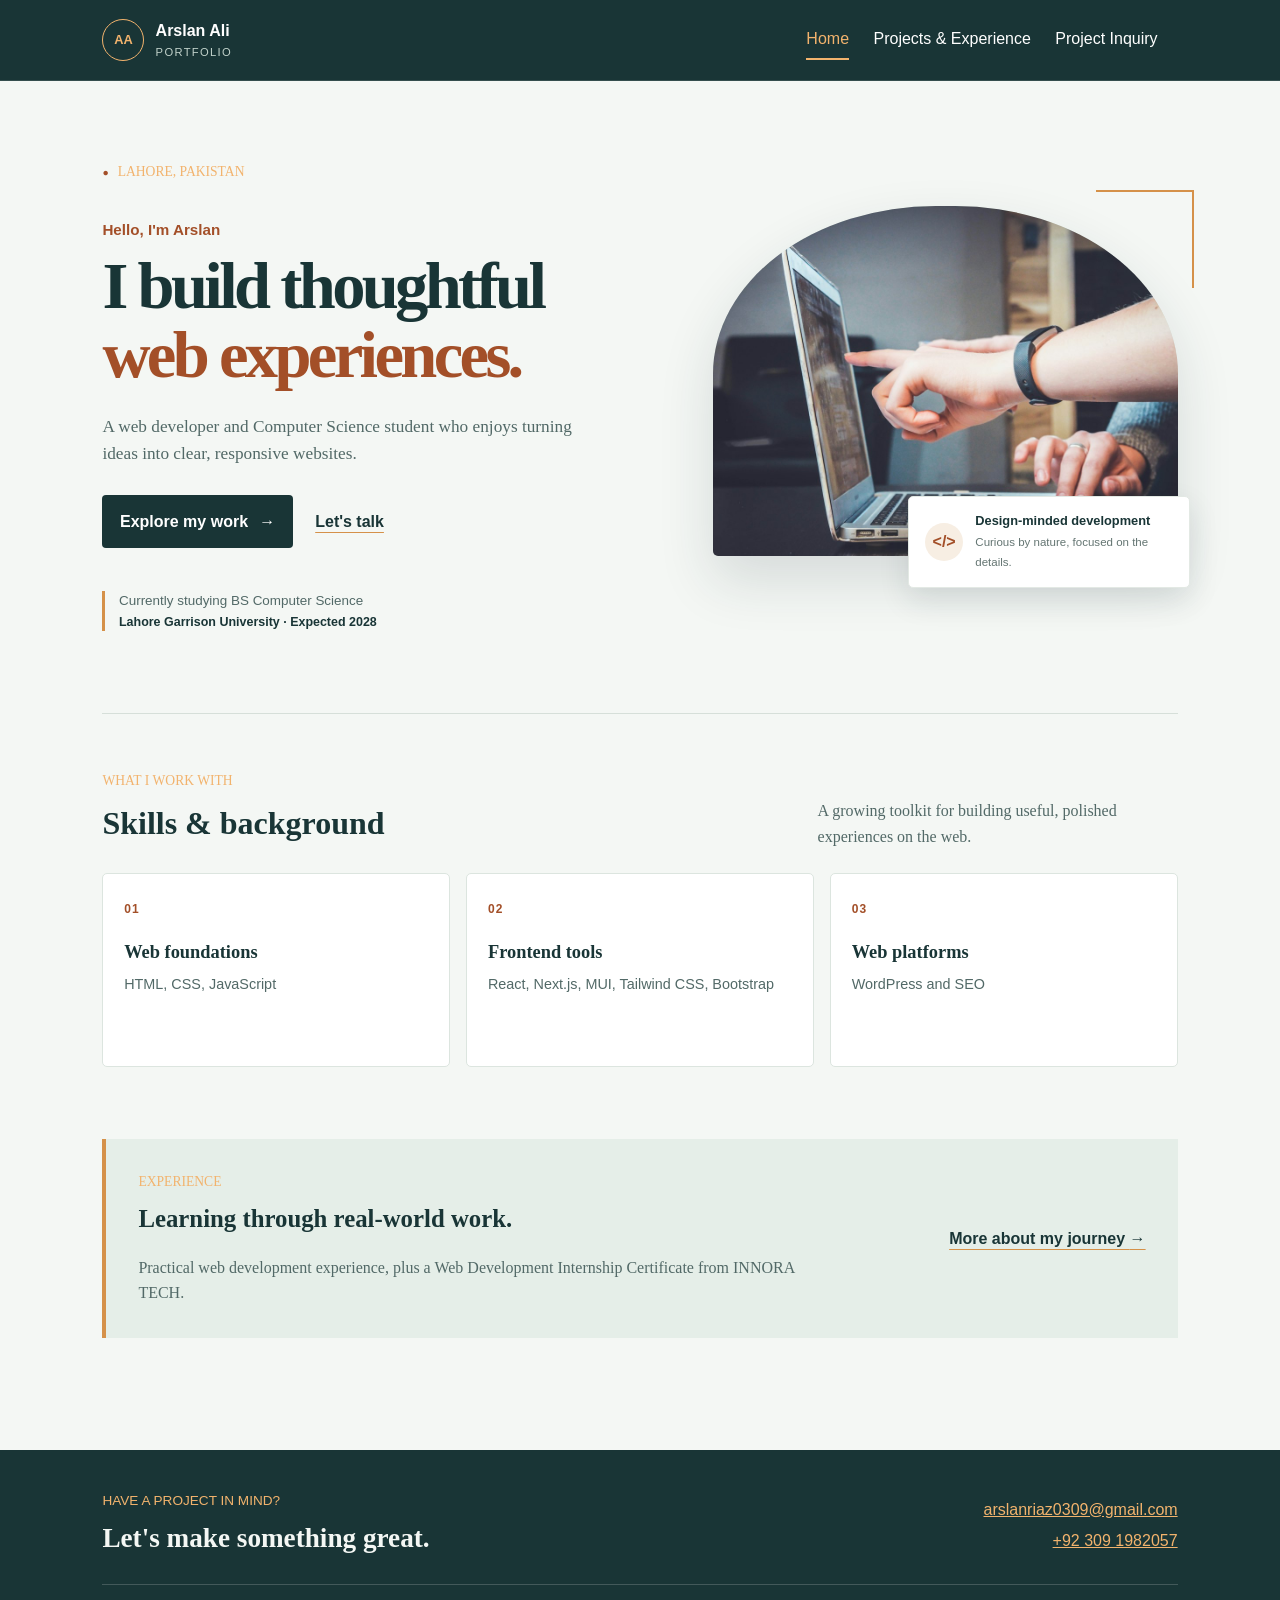
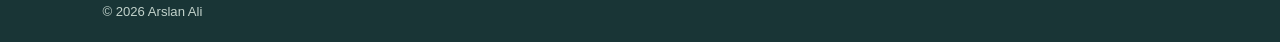
<file: index.html>
<!DOCTYPE html>
<html lang="en">
<head>
    <meta charset="UTF-8">
    <meta name="viewport" content="width=device-width, initial-scale=1.0">
    <meta name="description" content="Arslan Ali's personal portfolio: frontend development, skills, education, and contact details.">
    <title>Arslan Ali | Frontend Developer</title>
    <link rel="stylesheet" href="style.css">
</head>
<body>
    <header class="site-header home-header">
        <a class="brand" href="index.html" aria-label="Arslan Ali portfolio home">
            <span class="brand-mark">AA</span>
            <span>Arslan Ali <small>Portfolio</small></span>
        </a>
        <nav aria-label="Main navigation">
            <a href="index.html" aria-current="page">Home</a>
            <a href="information.html">Projects &amp; Experience</a>
            <a href="registration.html">Project Inquiry</a>
        </nav>
    </header>

    <main class="home-main">
        <section class="hero" aria-labelledby="intro-heading">
            <div class="hero-copy">
                <p class="eyebrow hero-location"><span aria-hidden="true">●</span> Lahore, Pakistan</p>
                <p class="hero-kicker">Hello, I'm Arslan</p>
                <h1 id="intro-heading">I build thoughtful <span>web experiences.</span></h1>
                <p class="hero-description">A web developer and Computer Science student who enjoys turning ideas into clear, responsive websites.</p>
                <div class="hero-actions">
                    <a class="button-link" href="information.html">Explore my work <span aria-hidden="true">→</span></a>
                    <a class="text-link" href="mailto:arslanriaz0309@gmail.com">Let's talk</a>
                </div>
                <div class="hero-note">
                    <span class="note-line" aria-hidden="true"></span>
                    <p>Currently studying BS Computer Science<br><strong>Lahore Garrison University · Expected 2028</strong></p>
                </div>
            </div>
            <div class="hero-visual">
                <div class="image-frame">
                    <img src="assets/images/developer-workspace.jpg" alt="Two people collaborating at a laptop in a bright workspace" width="520" height="350">
                </div>
                <div class="image-caption">
                    <span class="caption-icon" aria-hidden="true">&lt;/&gt;</span>
                    <p><strong>Design-minded development</strong><br><span>Curious by nature, focused on the details.</span></p>
                </div>
                <span class="hero-decoration" aria-hidden="true"></span>
            </div>
        </section>

        <section class="skills-section" aria-labelledby="skills-heading">
            <div class="section-heading">
                <div>
                    <p class="eyebrow">What I work with</p>
                    <h2 id="skills-heading">Skills &amp; background</h2>
                </div>
                <p>A growing toolkit for building useful, polished experiences on the web.</p>
            </div>
            <div class="skill-grid">
                <article class="skill-card">
                    <span class="skill-number">01</span>
                    <h3>Web foundations</h3>
                    <p>HTML, CSS, JavaScript</p>
                </article>
                <article class="skill-card">
                    <span class="skill-number">02</span>
                    <h3>Frontend tools</h3>
                    <p>React, Next.js, MUI, Tailwind CSS, Bootstrap</p>
                </article>
                <article class="skill-card">
                    <span class="skill-number">03</span>
                    <h3>Web platforms</h3>
                    <p>WordPress and SEO</p>
                </article>
            </div>
        </section>

        <section class="experience-strip" aria-label="Experience and certification">
            <div>
                <p class="eyebrow">Experience</p>
                <h2>Learning through real-world work.</h2>
                <p>Practical web development experience, plus a Web Development Internship Certificate from INNORA TECH.</p>
            </div>
            <a class="text-link" href="information.html">More about my journey <span aria-hidden="true">→</span></a>
        </section>
    </main>

    <footer class="site-footer home-footer">
        <div>
            <p class="eyebrow">Have a project in mind?</p>
            <h2>Let's make something great.</h2>
        </div>
        <div class="footer-contact">
            <a href="mailto:arslanriaz0309@gmail.com">arslanriaz0309@gmail.com</a>
            <a href="tel:+923091982057">+92 309 1982057</a>
        </div>
        <p class="copyright">&copy; 2026 Arslan Ali</p>
    </footer>
</body>
</html>
</file>
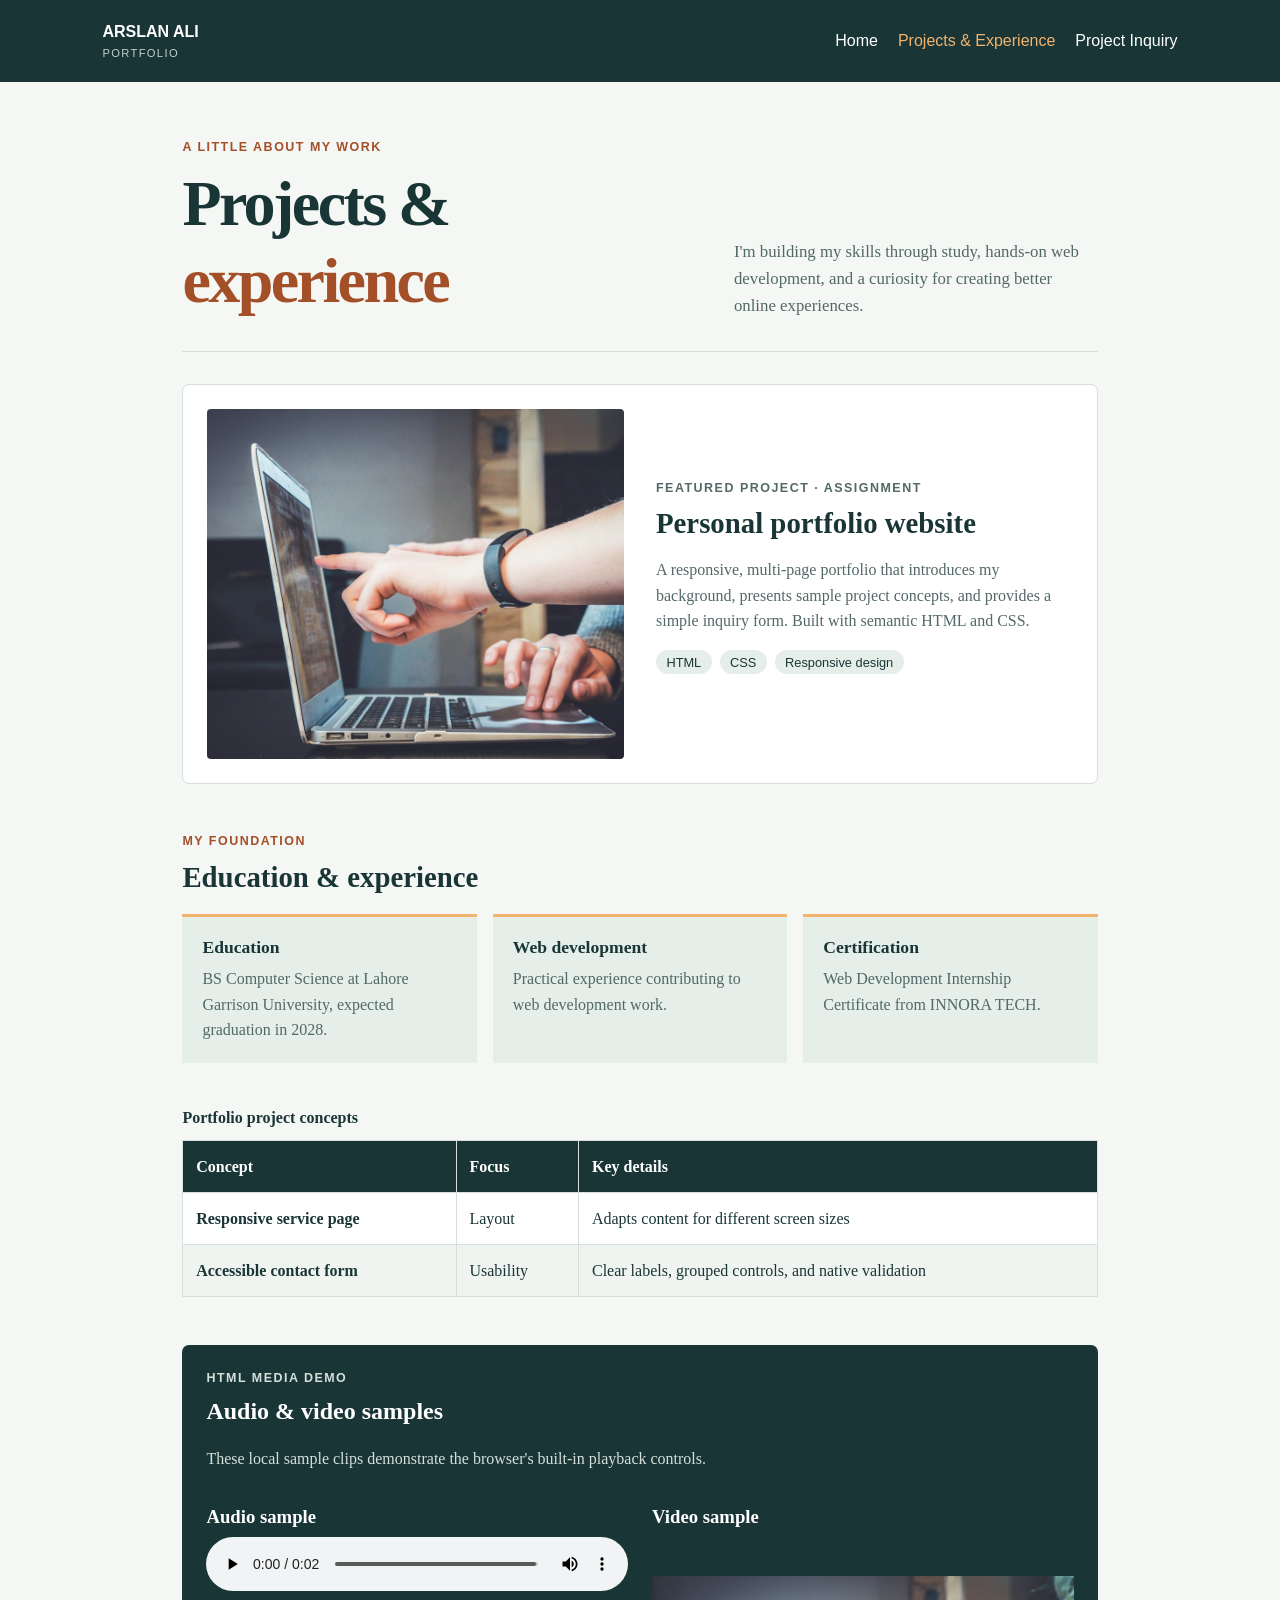
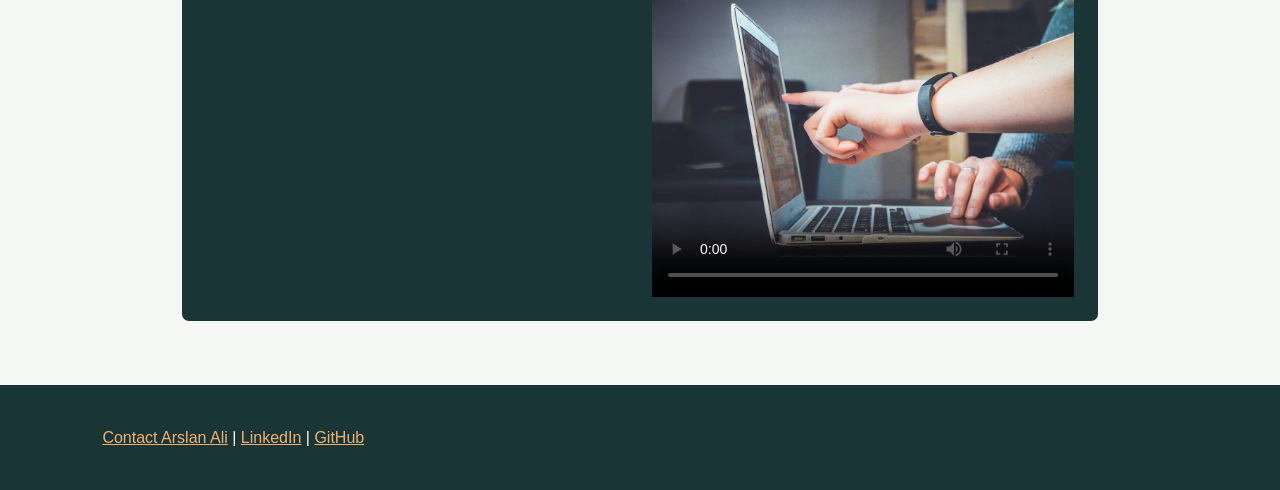
<file: information.html>
<!DOCTYPE html>
<html lang="en">
<head>
    <meta charset="UTF-8">
    <meta name="viewport" content="width=device-width, initial-scale=1.0">
    <meta name="description" content="Explore Arslan Ali's web development experience, skills, and portfolio concepts.">
    <title>Projects &amp; Experience | Arslan Ali</title>
    <style>
        :root {
            --ink: #193536;
            --muted: #526967;
            --paper: #f4f7f4;
            --white: #ffffff;
            --sage: #e5eee8;
            --line: #d6dfd9;
            --accent: #a34f28;
            --gold: #f2b36d;
        }

        * { box-sizing: border-box; }
        body {
            margin: 0;
            background: var(--paper);
            color: var(--ink);
            font-family: Georgia, "Times New Roman", serif;
            line-height: 1.6;
        }
        .page-header {
            display: flex;
            align-items: center;
            justify-content: space-between;
            gap: 2rem;
            padding: 1.2rem max(8%, calc((100% - 1120px) / 2));
            background: var(--ink);
            color: var(--white);
            font-family: Arial, sans-serif;
        }
        .brand {
            color: var(--white);
            font-weight: bold;
            text-decoration: none;
        }
        .brand span {
            display: block;
            color: #c2d2cb;
            font-size: 0.7rem;
            font-weight: normal;
            letter-spacing: 0.12em;
            text-transform: uppercase;
        }
        nav { display: flex; flex-wrap: wrap; gap: 0.4rem 1.25rem; }
        nav a { color: var(--white); text-decoration: none; }
        nav a:hover, nav a[aria-current="page"] { color: var(--gold); }
        main { max-width: 1120px; margin: 0 auto; padding: 3.5rem 8% 4rem; }
        .eyebrow {
            margin: 0 0 0.5rem;
            color: var(--accent);
            font-family: Arial, sans-serif;
            font-size: 0.78rem;
            font-weight: bold;
            letter-spacing: 0.12em;
            text-transform: uppercase;
        }
        .page-intro {
            display: grid;
            grid-template-columns: 1fr 0.7fr;
            align-items: end;
            gap: 2rem;
            padding-bottom: 2rem;
            border-bottom: 1px solid var(--line);
        }
        h1, h2, h3 { line-height: 1.2; }
        .page-intro h1 { margin: 0; font-size: clamp(2.5rem, 5vw, 4rem); letter-spacing: -0.04em; }
        .page-intro h1 span { color: var(--accent); }
        .page-intro > p { margin: 0; color: var(--muted); font-size: 1.05rem; }
        .project-feature {
            display: grid;
            grid-template-columns: 1fr 1fr;
            align-items: center;
            gap: 2rem;
            margin: 2rem 0;
            padding: 1.5rem;
            border: 1px solid var(--line);
            border-radius: 7px;
            background: var(--white);
        }
        .project-feature img {
            display: block;
            width: 100%;
            min-height: 230px;
            border-radius: 4px;
            object-fit: cover;
        }
        .project-feature h2 { margin: 0 0 0.7rem; font-size: 1.8rem; }
        .project-feature p { color: var(--muted); }
        .tag-list { display: flex; flex-wrap: wrap; gap: 0.5rem; padding: 0; list-style: none; }
        .tag-list li {
            padding: 0.3rem 0.65rem;
            border-radius: 20px;
            background: var(--sage);
            color: var(--ink);
            font: 0.8rem Arial, sans-serif;
        }
        .section-title { margin: 3rem 0 1.2rem; }
        .section-title h2 { margin: 0; font-size: 1.8rem; }
        .background-grid { display: grid; grid-template-columns: repeat(3, 1fr); gap: 1rem; }
        .background-card {
            padding: 1.25rem;
            border-top: 3px solid var(--gold);
            background: var(--sage);
        }
        .background-card h3 { margin: 0 0 0.5rem; font-size: 1.1rem; }
        .background-card p { margin: 0; color: var(--muted); }
        .overview {
            width: 100%;
            margin: 2rem 0;
            border-collapse: collapse;
            background: var(--white);
            text-align: left;
        }
        .overview caption { padding: 0.6rem 0; font-weight: bold; text-align: left; }
        .overview th, .overview td { padding: 0.8rem; border: 1px solid var(--line); }
        .overview thead { background: var(--ink); color: var(--white); }
        .overview tbody tr:nth-child(even) { background: #f0f4f1; }
        .media-section {
            margin-top: 3rem;
            padding: 1.5rem;
            border-radius: 7px;
            background: var(--ink);
            color: var(--white);
        }
        .media-section h2 { margin-top: 0; }
        .media-section > p { color: #d4e0da; }
        .media-grid { display: grid; grid-template-columns: 1fr 1fr; gap: 1.5rem; }
        .media-grid h3 { margin-bottom: 0.5rem; }
        audio, video { display: block; width: 100%; max-width: 100%; }
        .page-footer {
            padding: 1.5rem max(8%, calc((100% - 1120px) / 2));
            background: var(--ink);
            color: var(--white);
            font-family: Arial, sans-serif;
        }
        .page-footer a { color: var(--gold); }
        @media (max-width: 700px) {
            .page-header { align-items: flex-start; flex-direction: column; gap: 0.8rem; }
            main { padding-top: 2.5rem; }
            .page-intro, .project-feature { grid-template-columns: 1fr; }
            .background-grid, .media-grid { grid-template-columns: 1fr; }
            .project-feature img { min-height: 180px; }
            .overview { font-size: 0.85rem; }
            .overview th, .overview td { padding: 0.55rem; }
        }
    </style>
</head>
<body>
    <header class="page-header">
        <a class="brand" href="index.html">ARSLAN ALI<span>Portfolio</span></a>
        <nav aria-label="Main navigation">
            <a href="index.html">Home</a>
            <a href="information.html" aria-current="page">Projects &amp; Experience</a>
            <a href="registration.html">Project Inquiry</a>
        </nav>
    </header>

    <main>
        <section class="page-intro" aria-labelledby="page-heading">
            <div>
                <p class="eyebrow">A little about my work</p>
                <h1 id="page-heading">Projects &amp; <span>experience</span></h1>
            </div>
            <p>I'm building my skills through study, hands-on web development, and a curiosity for creating better online experiences.</p>
        </section>

        <article class="project-feature">
            <img src="assets/images/developer-workspace.jpg" alt="Two people collaborating at a laptop in a bright workspace" width="520" height="350">
            <div>
                <p class="eyebrow">Featured project · Assignment</p>
                <h2>Personal portfolio website</h2>
                <p>A responsive, multi-page portfolio that introduces my background, presents sample project concepts, and provides a simple inquiry form. Built with semantic HTML and CSS.</p>
                <ul class="tag-list" aria-label="Technologies used">
                    <li>HTML</li>
                    <li>CSS</li>
                    <li>Responsive design</li>
                </ul>
            </div>
        </article>

        <section aria-labelledby="background-heading">
            <div class="section-title">
                <p class="eyebrow">My foundation</p>
                <h2 id="background-heading">Education &amp; experience</h2>
            </div>
            <div class="background-grid">
                <article class="background-card">
                    <h3>Education</h3>
                    <p>BS Computer Science at Lahore Garrison University, expected graduation in 2028.</p>
                </article>
                <article class="background-card">
                    <h3>Web development</h3>
                    <p>Practical experience contributing to web development work.</p>
                </article>
                <article class="background-card">
                    <h3>Certification</h3>
                    <p>Web Development Internship Certificate from INNORA TECH.</p>
                </article>
            </div>
        </section>

        <table class="overview">
            <caption>Portfolio project concepts</caption>
            <thead>
                <tr>
                    <th scope="col">Concept</th>
                    <th scope="col">Focus</th>
                    <th scope="col">Key details</th>
                </tr>
            </thead>
            <tbody>
                <tr>
                    <th scope="row">Responsive service page</th>
                    <td>Layout</td>
                    <td>Adapts content for different screen sizes</td>
                </tr>
                <tr>
                    <th scope="row">Accessible contact form</th>
                    <td>Usability</td>
                    <td>Clear labels, grouped controls, and native validation</td>
                </tr>
            </tbody>
        </table>

        <section class="media-section" aria-labelledby="media-heading">
            <p class="eyebrow">HTML media demo</p>
            <h2 id="media-heading">Audio &amp; video samples</h2>
            <p>These local sample clips demonstrate the browser's built-in playback controls.</p>
            <div class="media-grid">
                <div>
                    <h3>Audio sample</h3>
                    <audio controls>
                        <source src="assets/audio/sample.mp3" type="audio/mpeg">
                        Your browser does not support audio playback.
                    </audio>
                </div>
                <div>
                    <h3>Video sample</h3>
                    <video controls width="640" height="360" preload="metadata" poster="assets/images/developer-workspace.jpg">
                        <source src="assets/video/sample.mp4" type="video/mp4">
                        Your browser does not support video playback.
                    </video>
                </div>
            </div>
        </section>
    </main>

    <footer class="page-footer">
        <p><a href="mailto:arslanriaz0309@gmail.com">Contact Arslan Ali</a> | <a href="https://linkedin.com/in/arslan-ali01">LinkedIn</a> | <a href="https://github.com/Arslan-Ali1">GitHub</a></p>
    </footer>
</body>
</html>
</file>
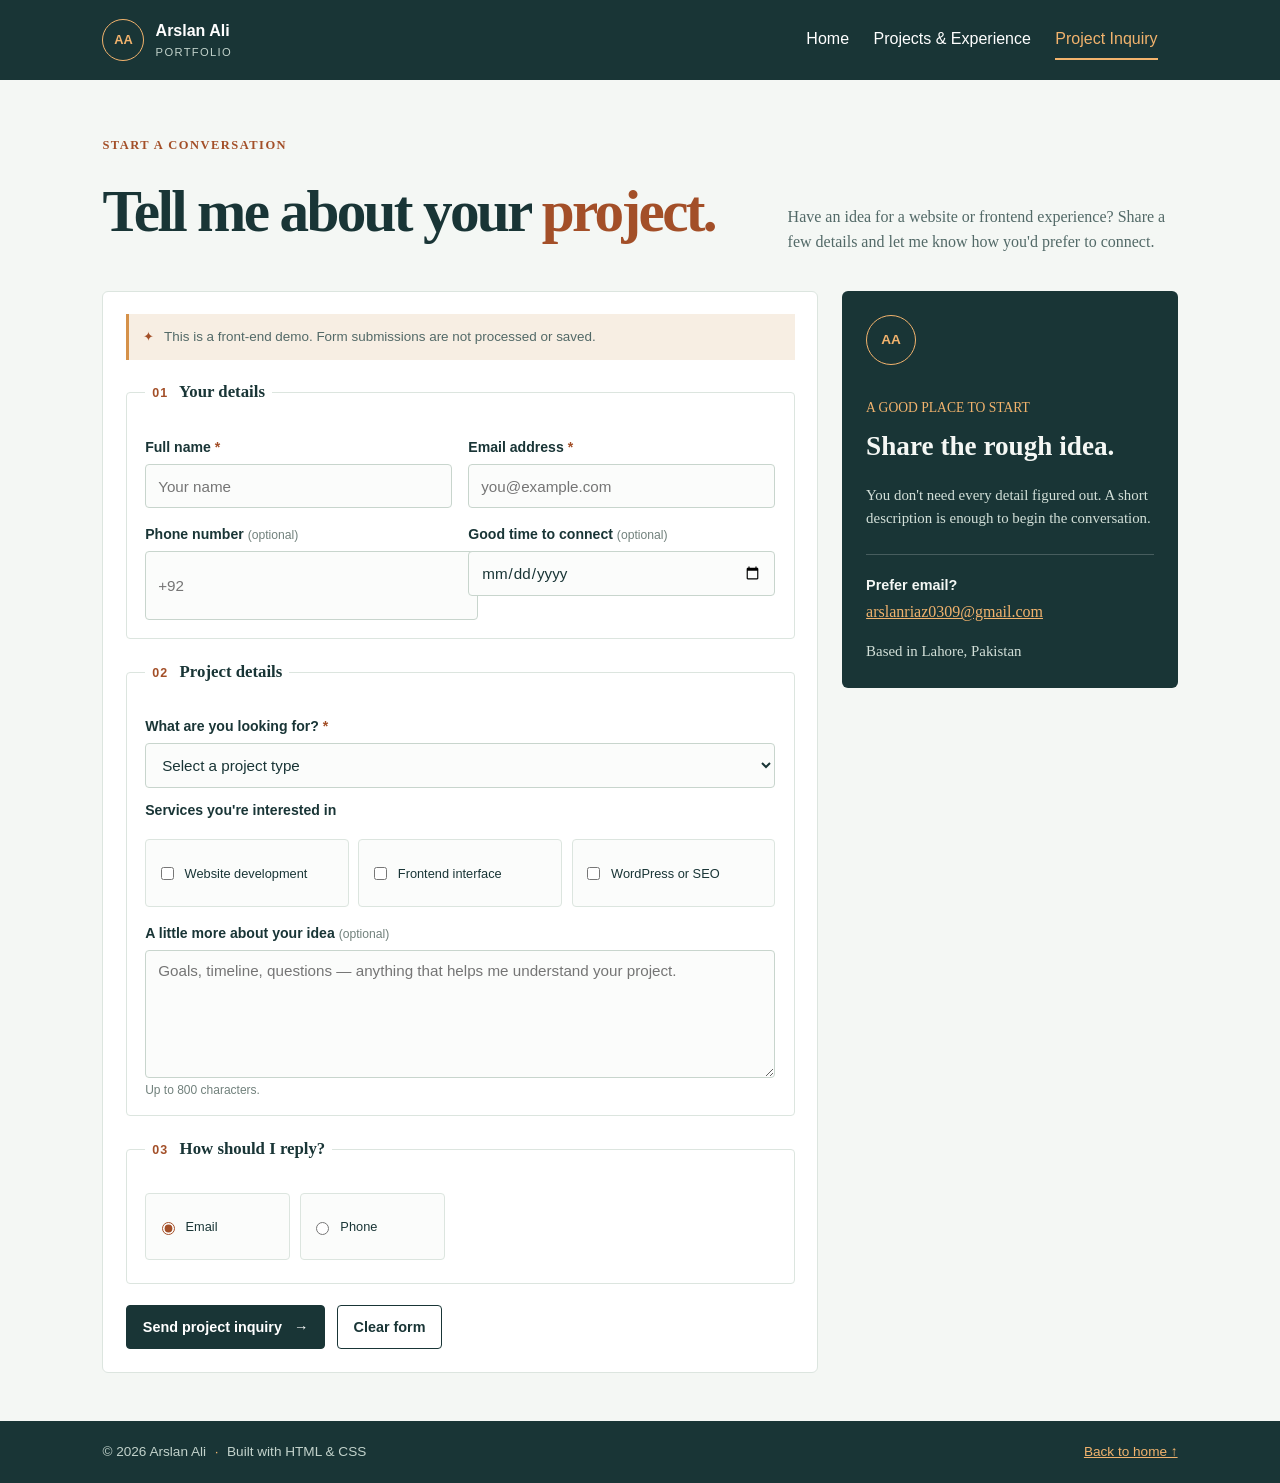
<file: registration.html>
<!DOCTYPE html>
<html lang="en">
<head>
    <meta charset="UTF-8">
    <meta name="viewport" content="width=device-width, initial-scale=1.0">
    <meta name="description" content="Get in touch with Arslan Ali about a web project.">
    <title>Project Inquiry | Arslan Ali</title>
    <link rel="stylesheet" href="style.css">
</head>
<body>
    <header class="site-header inquiry-header">
        <a class="brand" href="index.html">
            <span class="brand-mark">AA</span>
            <span>Arslan Ali <small>Portfolio</small></span>
        </a>
        <nav aria-label="Main navigation">
            <a href="index.html">Home</a>
            <a href="information.html">Projects &amp; Experience</a>
            <a href="registration.html" aria-current="page">Project Inquiry</a>
        </nav>
    </header>

    <main class="inquiry-main">
        <section class="inquiry-intro" aria-labelledby="inquiry-heading">
            <div>
                <p class="eyebrow">Start a conversation</p>
                <h1 id="inquiry-heading">Tell me about your <span>project.</span></h1>
            </div>
            <p>Have an idea for a website or frontend experience? Share a few details and let me know how you'd prefer to connect.</p>
        </section>

        <div class="inquiry-layout">
            <form id="registration-form" action="#" method="post">
                <p class="form-note"><span aria-hidden="true">✦</span> This is a front-end demo. Form submissions are not processed or saved.</p>

                <fieldset>
                    <legend><span class="step-number">01</span> Your details</legend>
                    <div class="field-grid">
                        <div class="form-field">
                            <label for="full-name">Full name <span aria-hidden="true">*</span></label>
                            <input id="full-name" name="full_name" type="text" autocomplete="name" placeholder="Your name" required>
                        </div>
                        <div class="form-field">
                            <label for="email">Email address <span aria-hidden="true">*</span></label>
                            <input id="email" name="email" type="email" autocomplete="email" placeholder="you@example.com" required>
                        </div>
                        <div class="form-field">
                            <label for="phone">Phone number <span class="optional">(optional)</span></label>
                            <input id="phone" name="phone" type="tel" autocomplete="tel" placeholder="+92">
                        </div>
                        <div class="form-field">
                            <label for="preferred-date">Good time to connect <span class="optional">(optional)</span></label>
                            <input id="preferred-date" name="preferred_date" type="date">
                        </div>
                    </div>
                </fieldset>

                <fieldset>
                    <legend><span class="step-number">02</span> Project details</legend>
                    <div class="form-field">
                        <label for="project-type">What are you looking for? <span aria-hidden="true">*</span></label>
                        <select id="project-type" name="project_type" required>
                            <option value="" disabled selected>Select a project type</option>
                            <option value="portfolio">Portfolio website</option>
                            <option value="business">Business website</option>
                            <option value="healthcare">Healthcare website</option>
                            <option value="frontend">Frontend interface</option>
                            <option value="other">Something else</option>
                        </select>
                    </div>

                    <p class="group-label">Services you're interested in</p>
                    <div class="choice-grid">
                        <label class="choice-card"><input id="service-website" name="services" type="checkbox" value="website"> <span>Website development</span></label>
                        <label class="choice-card"><input id="service-frontend" name="services" type="checkbox" value="frontend"> <span>Frontend interface</span></label>
                        <label class="choice-card"><input id="service-seo" name="services" type="checkbox" value="seo"> <span>WordPress or SEO</span></label>
                    </div>

                    <div class="form-field message-field">
                        <label for="comments">A little more about your idea <span class="optional">(optional)</span></label>
                        <textarea id="comments" name="comments" rows="5" maxlength="800" placeholder="Goals, timeline, questions — anything that helps me understand your project."></textarea>
                        <span class="field-hint">Up to 800 characters.</span>
                    </div>
                </fieldset>

                <fieldset class="contact-fieldset">
                    <legend><span class="step-number">03</span> How should I reply?</legend>
                    <div class="choice-grid reply-options">
                        <label class="choice-card"><input id="contact-email" name="contact_method" type="radio" value="email" checked> <span>Email</span></label>
                        <label class="choice-card"><input id="contact-phone" name="contact_method" type="radio" value="phone"> <span>Phone</span></label>
                    </div>
                </fieldset>

                <div class="button-row inquiry-buttons">
                    <button type="submit">Send project inquiry <span aria-hidden="true">→</span></button>
                    <button type="reset" class="secondary-button">Clear form</button>
                </div>
            </form>

            <aside class="inquiry-aside">
                <div class="aside-mark" aria-hidden="true">AA</div>
                <p class="eyebrow">A good place to start</p>
                <h2>Share the rough idea.</h2>
                <p>You don't need every detail figured out. A short description is enough to begin the conversation.</p>
                <div class="aside-divider"></div>
                <h3>Prefer email?</h3>
                <a href="mailto:arslanriaz0309@gmail.com">arslanriaz0309@gmail.com</a>
                <p class="aside-location">Based in Lahore, Pakistan</p>
            </aside>
        </div>
    </main>

    <footer class="site-footer inquiry-footer">
        <p>&copy; 2026 Arslan Ali <span>·</span> Built with HTML &amp; CSS</p>
        <a href="index.html">Back to home ↑</a>
    </footer>
</body>
</html>
</file>
<file: style.css>
/* Element selector: establishes readable page typography and colors. */
body {
    margin: 0;
    background-color: #f4f7f4;
    color: #193536;
    font-family: Georgia, "Times New Roman", serif;
    line-height: 1.6;
}

.site-header, .site-footer {
    padding: 1.5rem 8%;
    background-color: #193536;
    color: #f4f7f4;
    font-family: Arial, sans-serif;
    
}

.site-header h1 { margin: 0 0 0.75rem; }
.eyebrow { margin: 0 0 0.4rem; color: #f2b36d; font-size: 0.85rem; text-transform: uppercase; }
nav a { display: inline-block; margin-right: 1.25rem; color: #ffffff; }
nav a[aria-current="page"] { color: #f2b36d; }
nav a:hover, .site-footer a:hover { color: #f2b36d; }

main { max-width: 760px; margin: 0 auto; padding: 1.5rem 8% 3rem; }

/* Class selector: highlights the form's static-submission notice. */
.notice {
    padding: 0.8rem 1rem;
    border-left: 4px solid #d59149;
    background-color: #e5eee8;
}

/* ID selector: gives the project inquiry form its distinct layout. */
#registration-form { padding-top: 0.5rem; }

fieldset { margin: 1rem 0; padding: 1rem; border: 1px solid #82978d; }
legend { padding: 0 0.4rem; font-weight: bold; }
label, .group-label { display: block; margin: 0.75rem 0 0.25rem; font-family: Arial, sans-serif; }
input[type="text"], input[type="email"], input[type="password"],
input[type="number"], input[type="date"], select, textarea {
    box-sizing: border-box;
    display: block;
    width: 100%;
    padding: 0.65rem;
    border: 1px solid #82978d;
    border-radius: 2px;
    background-color: #ffffff;
    color: #193536;
    font: inherit;
}

/* Attribute selector: visibly distinguishes the email input. */
input[type="email"] { border-left: 4px solid #a34f28; }

input:focus, select:focus, textarea:focus {
    outline: 3px solid #d59149;
    outline-offset: 2px;
}

.choice-row label { display: inline-block; margin: 0.2rem 1rem 0.2rem 0; }
.choice-row input { accent-color: #a34f28; }
textarea { resize: vertical; }
.button-row { margin-top: 1rem; }
button {
    padding: 0.7rem 1rem;
    border: 1px solid #193536;
    border-radius: 2px;
    background-color: #193536;
    color: #ffffff;
    font: bold 1rem Arial, sans-serif;
    cursor: pointer;
}
button:hover { background-color: #a34f28; }
button:focus { outline: 3px solid #d59149; outline-offset: 3px; }
.secondary-button { background-color: transparent; color: #193536; }
.secondary-button:hover { color: #ffffff; }
.site-footer a { color: #f2b36d; }

/* Home page */
.home-header {
    display: flex;
    align-items: center;
    justify-content: space-between;
    gap: 2rem;
    padding: 1.15rem max(8%, calc((100% - 1120px) / 2));
    border-bottom: 1px solid rgba(255, 255, 255, 0.12);
}

.brand {
    display: inline-flex;
    align-items: center;
    gap: 0.7rem;
    color: #ffffff;
    font-weight: bold;
    text-decoration: none;
}

.brand small {
    display: block;
    color: #c2d2cb;
    font-size: 0.7rem;
    font-weight: normal;
    letter-spacing: 0.12em;
    text-transform: uppercase;
}

.brand-mark {
    display: grid;
    width: 2.5rem;
    height: 2.5rem;
    place-items: center;
    border: 1px solid #f2b36d;
    border-radius: 50%;
    color: #f2b36d;
    font-size: 0.8rem;
}

.home-header nav a {
    padding: 0.4rem 0;
    text-decoration: none;
}

.home-header nav a[aria-current="page"] {
    border-bottom: 2px solid #f2b36d;
}

.home-main {
    max-width: 1120px;
    padding-top: 3.5rem;
}

.hero {
    display: grid;
    grid-template-columns: 1.05fr 0.95fr;
    align-items: center;
    gap: 4rem;
    padding: 1.5rem 0 5rem;
}

.hero-location {
    margin: 0 0 2.2rem;
}

.hero-location span {
    margin-right: 0.35rem;
    color: #a34f28;
    font-size: 0.65rem;
}

.hero-kicker {
    margin: 0 0 0.5rem;
    color: #a34f28;
    font-family: Arial, sans-serif;
    font-size: 0.95rem;
    font-weight: bold;
}

.hero h1 {
    max-width: 620px;
    margin: 0;
    font-size: clamp(2.6rem, 5.2vw, 4.7rem);
    letter-spacing: -0.055em;
    line-height: 1.05;
}

.hero h1 span {
    color: #a34f28;
}

.hero-description {
    max-width: 480px;
    margin: 1.4rem 0 1.7rem;
    color: #526967;
    font-size: 1.08rem;
}

.hero-actions {
    display: flex;
    align-items: center;
    flex-wrap: wrap;
    gap: 1.4rem;
}

.button-link {
    display: inline-flex;
    align-items: center;
    gap: 0.7rem;
    padding: 0.85rem 1.1rem;
    border-radius: 4px;
    background-color: #193536;
    color: #ffffff;
    font-family: Arial, sans-serif;
    font-weight: bold;
    text-decoration: none;
    transition: background-color 160ms ease, transform 160ms ease;
}

.button-link:hover {
    transform: translateY(-2px);
    background-color: #a34f28;
}

.text-link {
    color: #193536;
    font-family: Arial, sans-serif;
    font-weight: bold;
    text-decoration-color: #d59149;
    text-underline-offset: 5px;
}

.hero-note {
    display: flex;
    align-items: center;
    gap: 0.85rem;
    margin-top: 2.6rem;
}

.note-line {
    width: 3px;
    height: 2.5rem;
    background-color: #d59149;
}

.hero-note p {
    margin: 0;
    color: #526967;
    font-family: Arial, sans-serif;
    font-size: 0.84rem;
}

.hero-note strong {
    color: #193536;
    font-size: 0.78rem;
}

.hero-visual {
    position: relative;
    padding: 0 0 2rem 1rem;
}

.image-frame {
    position: relative;
    z-index: 1;
    overflow: hidden;
    border-radius: 48% 48% 5px 5px;
    background: #d9e5dd;
    box-shadow: 0 24px 55px rgba(25, 53, 54, 0.14);
}

.image-frame img {
    display: block;
    width: 100%;
    aspect-ratio: 1 / 1.02;
    object-fit: cover;
}

.image-caption {
    position: absolute;
    z-index: 2;
    right: -0.75rem;
    bottom: 0;
    display: flex;
    align-items: center;
    gap: 0.75rem;
    max-width: 290px;
    padding: 0.9rem 1rem;
    border: 1px solid #e3e9e4;
    border-radius: 5px;
    background: #ffffff;
    box-shadow: 0 12px 30px rgba(25, 53, 54, 0.12);
    font-family: Arial, sans-serif;
}

.caption-icon {
    display: grid;
    flex: 0 0 2.4rem;
    height: 2.4rem;
    place-items: center;
    border-radius: 50%;
    background-color: #f7eee3;
    color: #a34f28;
    font-weight: bold;
}

.image-caption p {
    margin: 0;
    font-size: 0.8rem;
}

.image-caption p span {
    color: #647572;
    font-size: 0.72rem;
}

.hero-decoration {
    position: absolute;
    top: -1rem;
    right: -1rem;
    width: 6rem;
    height: 6rem;
    border-top: 2px solid #d59149;
    border-right: 2px solid #d59149;
}

.skills-section {
    padding: 3.5rem 0;
    border-top: 1px solid #d6dfd9;
}

.section-heading {
    display: flex;
    align-items: end;
    justify-content: space-between;
    gap: 2rem;
    margin-bottom: 1.5rem;
}

.section-heading .eyebrow,
.experience-strip .eyebrow {
    margin: 0 0 0.4rem;
}

.section-heading h2,
.experience-strip h2 {
    margin: 0;
    font-size: 2rem;
}

.section-heading > p {
    max-width: 360px;
    margin: 0;
    color: #526967;
}

.skill-grid {
    display: grid;
    grid-template-columns: repeat(3, 1fr);
    gap: 1rem;
}

.skill-card {
    min-height: 150px;
    padding: 1.3rem;
    border: 1px solid #dce5df;
    border-radius: 5px;
    background: #ffffff;
    transition: border-color 160ms ease, transform 160ms ease, box-shadow 160ms ease;
}

.skill-card:hover {
    transform: translateY(-4px);
    border-color: #d59149;
    box-shadow: 0 12px 28px rgba(25, 53, 54, 0.08);
}

.skill-number {
    color: #a34f28;
    font-family: Arial, sans-serif;
    font-size: 0.75rem;
    font-weight: bold;
    letter-spacing: 0.1em;
}

.skill-card h3 {
    margin: 1.1rem 0 0.3rem;
    font-size: 1.15rem;
}

.skill-card p {
    margin: 0;
    color: #526967;
    font-family: Arial, sans-serif;
    font-size: 0.9rem;
}

.experience-strip {
    display: flex;
    align-items: center;
    justify-content: space-between;
    gap: 2rem;
    margin: 1rem 0 4rem;
    padding: 2rem;
    border-left: 4px solid #d59149;
    background: #e5eee8;
}

.experience-strip h2 {
    font-size: 1.55rem;
}

.experience-strip div > p:last-child {
    max-width: 660px;
    margin-bottom: 0;
    color: #526967;
}

.home-footer {
    display: grid;
    grid-template-columns: 1fr auto;
    align-items: center;
    gap: 1.5rem 2rem;
    padding: 2.5rem max(8%, calc((100% - 1120px) / 2)) 1.25rem;
}

.home-footer .eyebrow {
    margin: 0 0 0.3rem;
}

.home-footer h2 {
    margin: 0;
    font-family: Georgia, "Times New Roman", serif;
    font-size: 1.7rem;
}

.footer-contact {
    display: grid;
    gap: 0.35rem;
    text-align: right;
}

.copyright {
    grid-column: 1 / -1;
    margin: 0;
    padding-top: 1rem;
    border-top: 1px solid rgba(255, 255, 255, 0.18);
    color: #c2d2cb;
    font-size: 0.82rem;
}

:focus-visible {
    outline: 3px solid #d59149;
    outline-offset: 4px;
}

@media (max-width: 760px) {
    .home-header {
        align-items: flex-start;
        flex-direction: column;
        gap: 0.8rem;
    }

    .home-header nav {
        display: flex;
        flex-wrap: wrap;
        gap: 0.2rem 0.8rem;
    }

    .home-header nav a {
        margin-right: 0;
        font-size: 0.9rem;
    }

    .home-main {
        padding-top: 1.5rem;
    }

    .hero {
        grid-template-columns: 1fr;
        gap: 2.5rem;
        padding-bottom: 3.5rem;
    }

    .hero-location {
        margin-bottom: 1.4rem;
    }

    .hero-visual {
        width: min(100%, 480px);
        margin: 0 auto;
    }

    .section-heading,
    .experience-strip {
        align-items: flex-start;
        flex-direction: column;
    }

    .skill-grid {
        grid-template-columns: 1fr;
    }

    .skill-card {
        min-height: auto;
    }
}

@media (max-width: 480px) {
    .home-main {
        padding-right: 6%;
        padding-left: 6%;
    }

    .home-header,
    .home-footer {
        padding-right: 6%;
        padding-left: 6%;
    }

    .hero h1 {
        font-size: 2.8rem;
    }

    .image-caption {
        right: -0.3rem;
        max-width: 255px;
    }

    .home-footer {
        grid-template-columns: 1fr;
    }

    .footer-contact {
        text-align: left;
    }
}

@media (prefers-reduced-motion: reduce) {
    *, *::before, *::after {
        scroll-behavior: auto !important;
        transition-duration: 0.01ms !important;
    }
}

/* Project inquiry page */
.inquiry-header {
    display: flex;
    align-items: center;
    justify-content: space-between;
    gap: 2rem;
    padding: 1.15rem max(8%, calc((100% - 1120px) / 2));
}

.inquiry-header .brand {
    display: inline-flex;
    align-items: center;
    gap: 0.7rem;
    color: #ffffff;
    font-weight: bold;
    text-decoration: none;
}

.inquiry-header .brand small {
    display: block;
    color: #c2d2cb;
    font-size: 0.7rem;
    font-weight: normal;
    letter-spacing: 0.12em;
    text-transform: uppercase;
}

.inquiry-header nav a {
    padding: 0.4rem 0;
    text-decoration: none;
}

.inquiry-header nav a[aria-current="page"] {
    border-bottom: 2px solid #f2b36d;
}

.inquiry-main {
    max-width: 1120px;
    padding-top: 3.5rem;
}

.inquiry-intro {
    display: flex;
    align-items: end;
    justify-content: space-between;
    gap: 2rem;
    margin-bottom: 2rem;
}

.inquiry-intro .eyebrow {
    margin: 0 0 0.5rem;
    color: #a34f28;
    font-size: 0.78rem;
    font-weight: bold;
    letter-spacing: 0.12em;
    text-transform: uppercase;
}

.inquiry-intro h1 {
    margin: 0;
    font-size: clamp(2.3rem, 5vw, 3.7rem);
    letter-spacing: -0.045em;
}

.inquiry-intro h1 span { color: #a34f28; }
.inquiry-intro > p { max-width: 390px; margin: 0 0 0.25rem; color: #526967; }

.inquiry-layout {
    display: grid;
    grid-template-columns: minmax(0, 1.6fr) minmax(230px, 0.75fr);
    align-items: start;
    gap: 1.5rem;
}

#registration-form {
    padding: 1.4rem;
    border: 1px solid #dce5df;
    border-radius: 6px;
    background: #ffffff;
}

.form-note {
    margin: 0 0 1.2rem;
    padding: 0.75rem 0.9rem;
    border-left: 3px solid #d59149;
    background: #f7eee3;
    color: #526967;
    font-family: Arial, sans-serif;
    font-size: 0.84rem;
}

.form-note span { margin-right: 0.4rem; color: #a34f28; }

#registration-form fieldset {
    min-width: 0;
    margin: 1.2rem 0;
    padding: 1.15rem;
    border: 1px solid #dce5df;
    border-radius: 4px;
}

#registration-form legend {
    padding: 0 0.45rem;
    font-size: 1.05rem;
    font-weight: bold;
}

.step-number {
    margin-right: 0.45rem;
    color: #a34f28;
    font-family: Arial, sans-serif;
    font-size: 0.78rem;
    letter-spacing: 0.08em;
}

.field-grid {
    display: grid;
    grid-template-columns: 1fr 1fr;
    gap: 0.2rem 1rem;
}

#registration-form .form-field label,
#registration-form .group-label {
    display: block;
    margin: 0.7rem 0 0.35rem;
    font-family: Arial, sans-serif;
    font-size: 0.88rem;
    font-weight: bold;
}

#registration-form .form-field label > span:not(.optional) { color: #a34f28; }
#registration-form .optional { color: #71817c; font-size: 0.76rem; font-weight: normal; }

#registration-form input[type="text"],
#registration-form input[type="email"],
#registration-form input[type="tel"],
#registration-form input[type="date"],
#registration-form select,
#registration-form textarea {
    width: 100%;
    min-height: 2.8rem;
    padding: 0.7rem 0.75rem;
    border: 1px solid #c8d5cd;
    border-radius: 4px;
    background: #fbfcfb;
    color: #193536;
    font: 0.95rem Arial, sans-serif;
}

#registration-form input[type="email"] { border-left: 1px solid #c8d5cd; }
#registration-form textarea { min-height: 8rem; resize: vertical; }
#registration-form input:focus, #registration-form select:focus, #registration-form textarea:focus {
    outline: 3px solid #f2b36d;
    outline-offset: 2px;
}

.choice-grid {
    display: grid;
    grid-template-columns: repeat(3, minmax(0, 1fr));
    gap: 0.6rem;
}

.choice-card {
    display: flex;
    align-items: center;
    gap: 0.5rem;
    min-height: 2.8rem;
    padding: 0.65rem;
    border: 1px solid #dce5df;
    border-radius: 4px;
    background: #fbfcfb;
    font: 0.8rem Arial, sans-serif;
    cursor: pointer;
}

.choice-card input { flex: 0 0 auto; accent-color: #a34f28; }
.field-hint { display: block; margin-top: 0.3rem; color: #71817c; font: 0.75rem Arial, sans-serif; }
.contact-fieldset .group-label { margin-top: 0; }
.reply-options { grid-template-columns: repeat(2, minmax(0, 1fr)); max-width: 300px; }

.inquiry-buttons {
    display: flex;
    align-items: center;
    flex-wrap: wrap;
    gap: 0.7rem;
    margin-top: 1.3rem;
}

.inquiry-buttons button {
    min-height: 2.8rem;
    padding: 0.7rem 1rem;
    border: 1px solid #193536;
    border-radius: 4px;
    background: #193536;
    color: #ffffff;
    font: bold 0.9rem Arial, sans-serif;
    cursor: pointer;
    transition: background-color 160ms ease;
}

.inquiry-buttons button:hover { background: #a34f28; }
.inquiry-buttons button span { margin-left: 0.5rem; }
.inquiry-buttons .secondary-button { background: transparent; color: #193536; }
.inquiry-buttons .secondary-button:hover { background: #e5eee8; }

.inquiry-aside {
    position: sticky;
    top: 1.5rem;
    padding: 1.5rem;
    border-radius: 6px;
    background: #193536;
    color: #f4f7f4;
}

.aside-mark {
    display: grid;
    width: 3rem;
    height: 3rem;
    margin-bottom: 2rem;
    place-items: center;
    border: 1px solid #f2b36d;
    border-radius: 50%;
    color: #f2b36d;
    font: bold 0.85rem Arial, sans-serif;
}

.inquiry-aside .eyebrow { color: #f2b36d; }
.inquiry-aside h2 { margin: 0 0 0.6rem; font-size: 1.7rem; }
.inquiry-aside > p:not(.eyebrow) { color: #d2dfd8; font-size: 0.93rem; }
.aside-divider { height: 1px; margin: 1.4rem 0; background: rgba(255, 255, 255, 0.2); }
.inquiry-aside h3 { margin: 0 0 0.4rem; font: bold 0.9rem Arial, sans-serif; }
.inquiry-aside a { color: #f2b36d; overflow-wrap: anywhere; }
.inquiry-aside .aside-location { margin-bottom: 0; font-size: 0.82rem; }

.inquiry-footer {
    display: flex;
    align-items: center;
    justify-content: space-between;
    gap: 1rem;
    padding: 1.25rem max(8%, calc((100% - 1120px) / 2));
    color: #c2d2cb;
    font-family: Arial, sans-serif;
    font-size: 0.85rem;
}

.inquiry-footer p { margin: 0; }
.inquiry-footer p span { margin: 0 0.3rem; color: #f2b36d; }
.inquiry-footer a { color: #f2b36d; }

@media (max-width: 760px) {
    .inquiry-header { align-items: flex-start; flex-direction: column; gap: 0.8rem; }
    .inquiry-header nav { display: flex; flex-wrap: wrap; gap: 0.2rem 0.8rem; }
    .inquiry-header nav a { margin-right: 0; font-size: 0.9rem; }
    .inquiry-main { padding-top: 2rem; }
    .inquiry-intro { align-items: flex-start; flex-direction: column; gap: 0.8rem; }
    .inquiry-layout { grid-template-columns: 1fr; }
    .inquiry-aside { position: static; }
}

@media (max-width: 520px) {
    .inquiry-main, .inquiry-header, .inquiry-footer { padding-right: 6%; padding-left: 6%; }
    #registration-form { padding: 0.8rem; }
    #registration-form fieldset { padding: 0.8rem; }
    .field-grid, .choice-grid { grid-template-columns: 1fr; }
    .reply-options { grid-template-columns: repeat(2, minmax(0, 1fr)); }
    .inquiry-footer { align-items: flex-start; flex-direction: column; }
}
</file>
